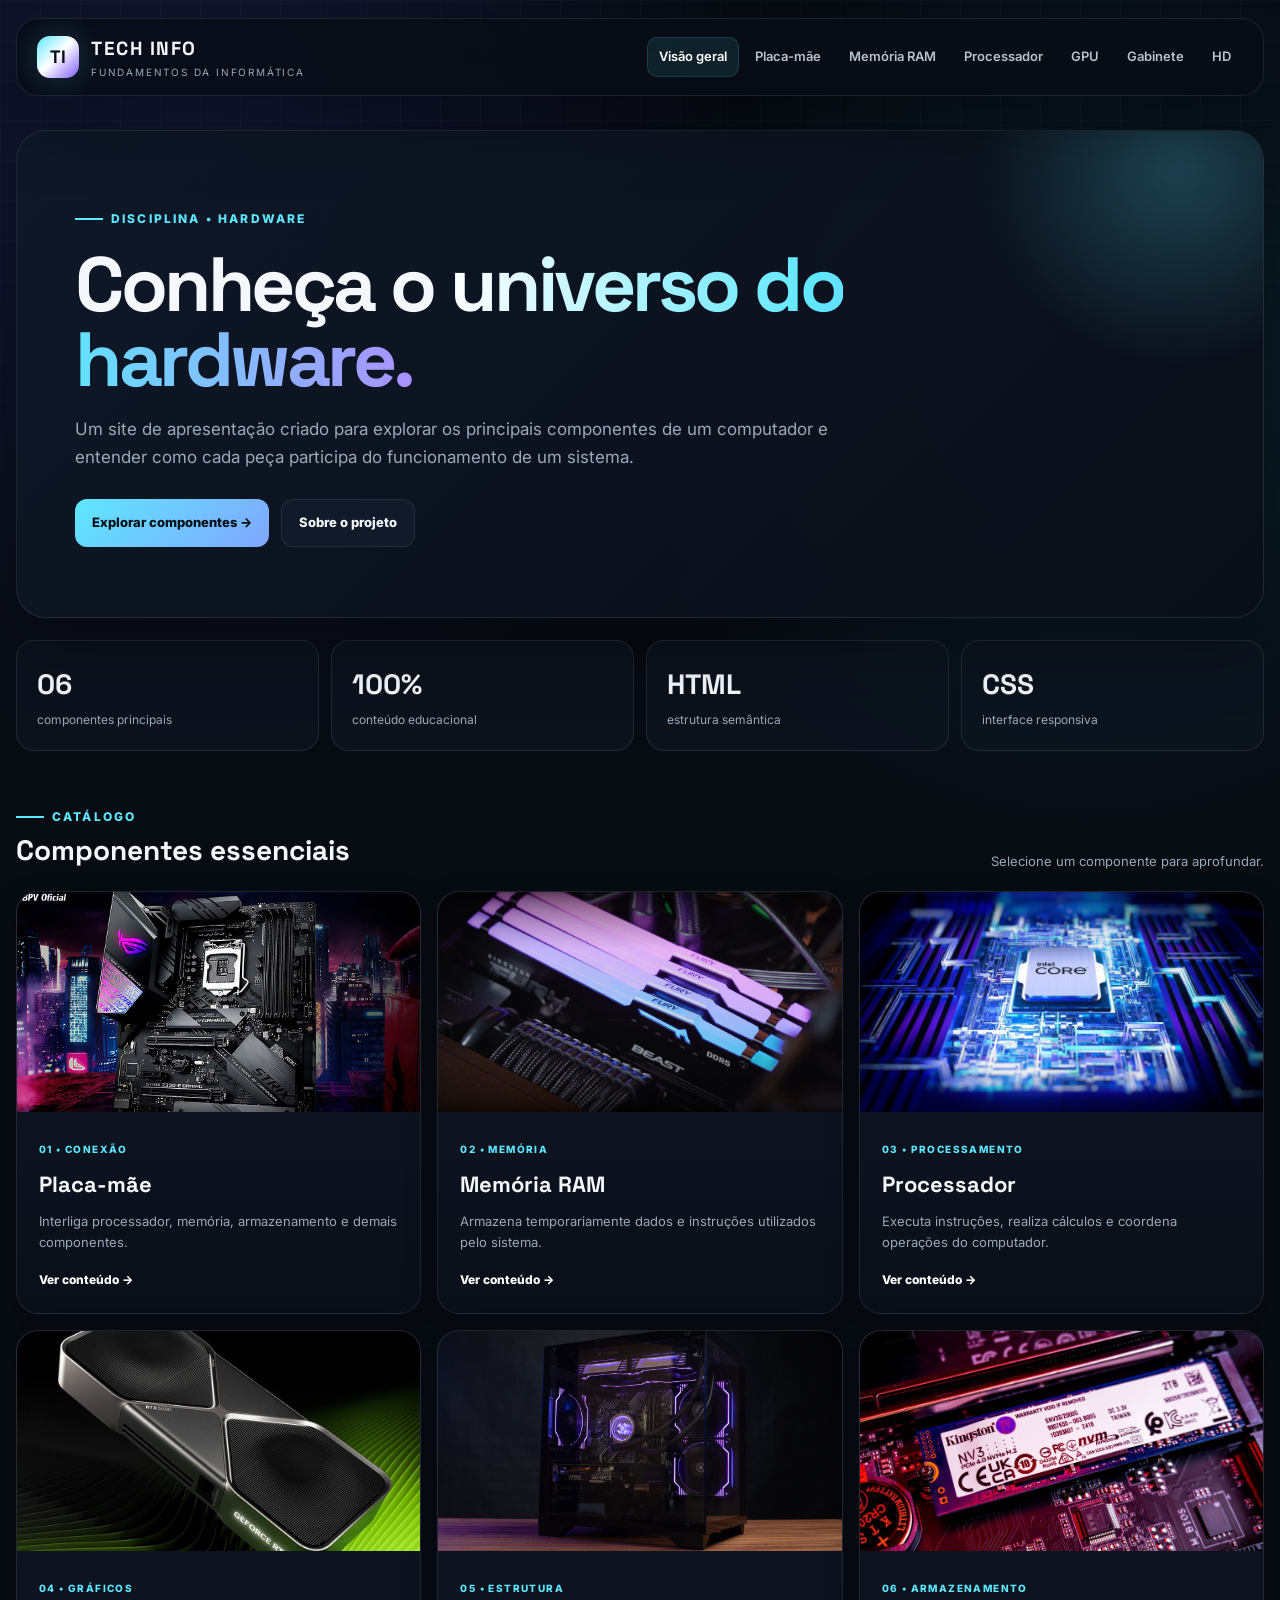
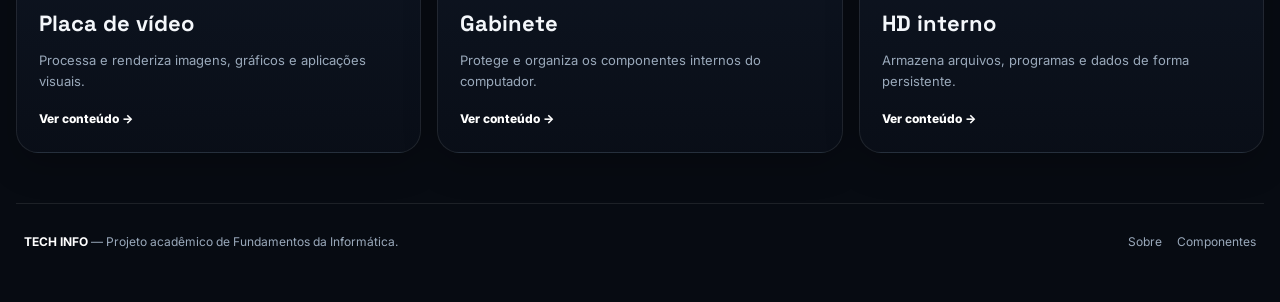
<file: index.html>
<!DOCTYPE html>
<html lang="pt-BR">

<head>
    <meta charset="UTF-8">
    <meta name="viewport" content="width=device-width,initial-scale=1.0">
    <title>TECH INFO | Fundamentos da Informática</title>
    <link rel="stylesheet" href="style.css">
</head>

<body>
    <div id="container">
        <header class="site-header"><a class="brand" href="index.html"><span
                    class="brand-mark">TI</span><span><strong>TECH INFO</strong><small>Fundamentos da
                        Informática</small></span></a>
            <nav class="nav"><a class="active" href="index.html">Visão geral</a><a href="placa_mae.html">Placa-mãe</a><a
                    href="memoria_ram.html">Memória RAM</a><a href="processador.html">Processador</a><a
                    href="placa_de_video.html">GPU</a><a href="gabinete.html">Gabinete</a><a
                    href="hd_interno.html">HD</a></nav>
        </header>
        <section class="hero"><span class="eyebrow">Disciplina • Hardware</span>
            <h1>Conheça o <span>universo do hardware.</span></h1>
            <p>Um site de apresentação criado para explorar os principais componentes de um computador e entender como
                cada peça participa do funcionamento de um sistema.</p>
            <div class="hero-actions"><a class="btn primary" href="#componentes">Explorar componentes →</a><a
                    class="btn" href="inicio.html">Sobre o projeto</a></div>
        </section>
        <div class="stats">
            <div class="stat"><b>06</b><span>componentes principais</span></div>
            <div class="stat"><b>100%</b><span>conteúdo educacional</span></div>
            <div class="stat"><b>HTML</b><span>estrutura semântica</span></div>
            <div class="stat"><b>CSS</b><span>interface responsiva</span></div>
        </div>
        <section id="componentes">
            <div class="section-head">
                <div><span class="eyebrow">Catálogo</span>
                    <h2>Componentes essenciais</h2>
                </div>
                <p>Selecione um componente para aprofundar.</p>
            </div>
            <div class="hardware-grid">
                <article class="hardware-card">
                    <div class="hardware-img"><img src="img/Placa-mae.jpg" alt="Placa-mãe"></div>
                    <div class="hardware-body"><span class="tag">01 • Conexão</span>
                        <h3>Placa-mãe</h3>
                        <p>Interliga processador, memória, armazenamento e demais componentes.</p><a class="card-link"
                            href="placa_mae.html">Ver conteúdo →</a>
                    </div>
                </article>
                <article class="hardware-card">
                    <div class="hardware-img"><img src="img/Memoria RAM.png" alt="Memória RAM"></div>
                    <div class="hardware-body"><span class="tag">02 • Memória</span>
                        <h3>Memória RAM</h3>
                        <p>Armazena temporariamente dados e instruções utilizados pelo sistema.</p><a class="card-link"
                            href="memoria_ram.html">Ver conteúdo →</a>
                    </div>
                </article>
                <article class="hardware-card">
                    <div class="hardware-img"><img src="img/Processador.jpg" alt="Processador"></div>
                    <div class="hardware-body"><span class="tag">03 • Processamento</span>
                        <h3>Processador</h3>
                        <p>Executa instruções, realiza cálculos e coordena operações do computador.</p><a
                            class="card-link" href="processador.html">Ver conteúdo →</a>
                    </div>
                </article>
                <article class="hardware-card">
                    <div class="hardware-img"><img src="img/GPU.jpg" alt="Placa de vídeo"></div>
                    <div class="hardware-body"><span class="tag">04 • Gráficos</span>
                        <h3>Placa de vídeo</h3>
                        <p>Processa e renderiza imagens, gráficos e aplicações visuais.</p><a class="card-link"
                            href="placa_de_video.html">Ver conteúdo →</a>
                    </div>
                </article>
                <article class="hardware-card">
                    <div class="hardware-img"><img src="img/gambinete.jpg" alt="Gabinete de computador"></div>
                    <div class="hardware-body"><span class="tag">05 • Estrutura</span>
                        <h3>Gabinete</h3>
                        <p>Protege e organiza os componentes internos do computador.</p><a class="card-link"
                            href="gabinete.html">Ver conteúdo →</a>
                    </div>
                </article>
                <article class="hardware-card">
                    <div class="hardware-img"><img src="img/NVME.jpg" alt="Disco rígido interno"></div>
                    <div class="hardware-body"><span class="tag">06 • Armazenamento</span>
                        <h3>HD interno</h3>
                        <p>Armazena arquivos, programas e dados de forma persistente.</p><a class="card-link"
                            href="hd_interno.html">Ver conteúdo →</a>
                    </div>
                </article>
            </div>
        </section>
        <footer class="footer">
            <div><strong>TECH INFO</strong> — Projeto acadêmico de Fundamentos da Informática.</div>
            <div class="footer-links"><a href="inicio.html">Sobre</a><a href="#componentes">Componentes</a></div>
        </footer>
    </div>
</body>

</html>
</file>
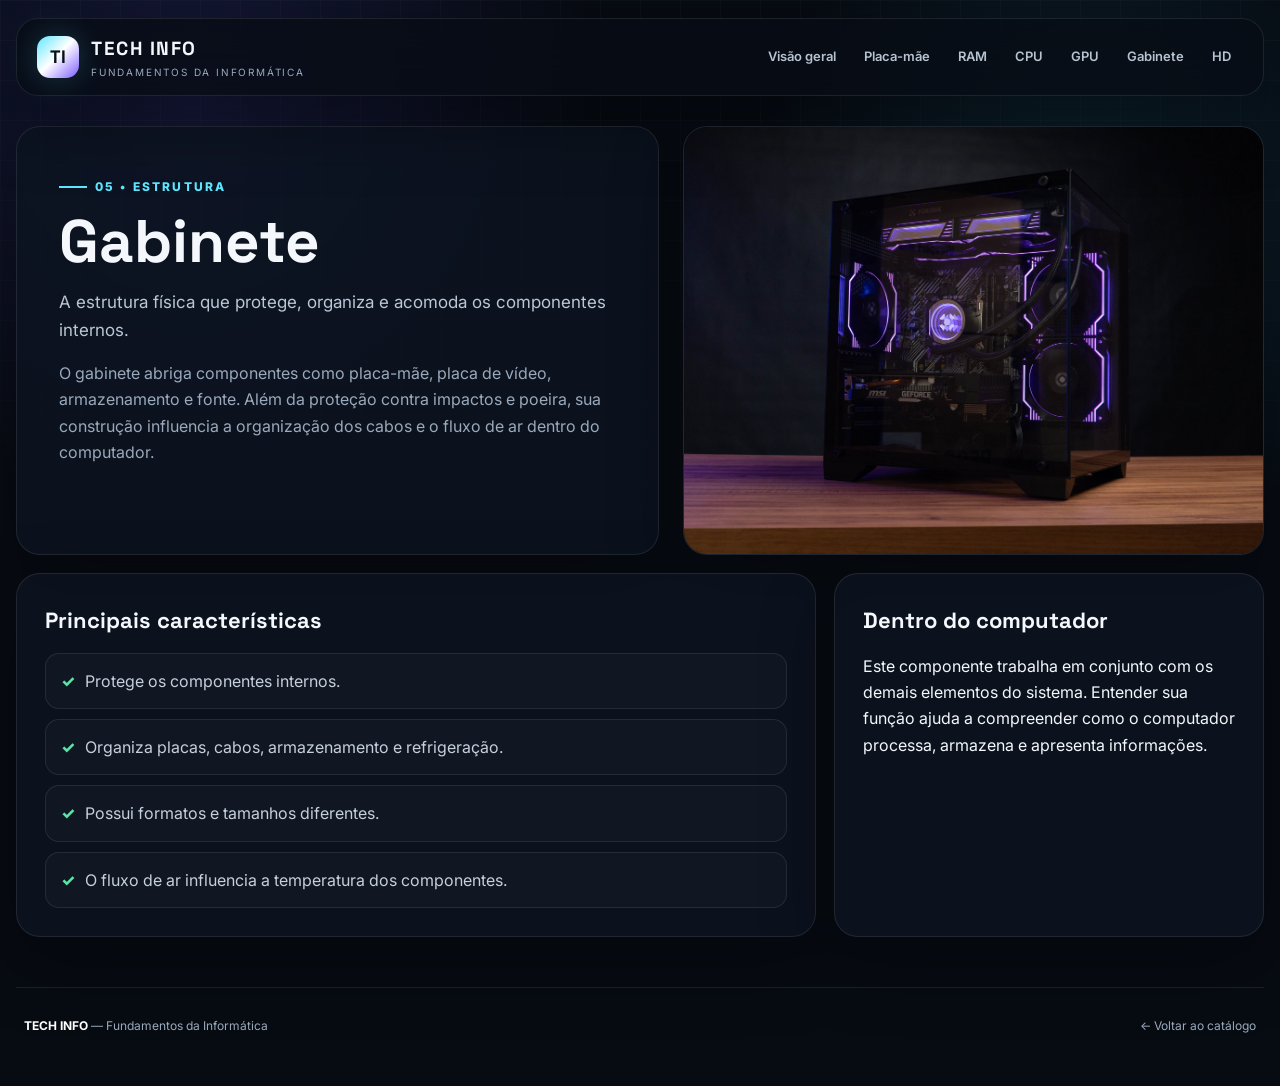
<file: gabinete.html>
<!DOCTYPE html>
<html lang="pt-BR">

<head>
    <meta charset="UTF-8">
    <meta name="viewport" content="width=device-width,initial-scale=1.0">
    <title>Gabinete | TECH INFO</title>
    <link rel="stylesheet" href="style.css">
</head>

<body>
    <div id="container">
        <header class="site-header"><a class="brand" href="index.html"><span
                    class="brand-mark">TI</span><span><strong>TECH INFO</strong><small>Fundamentos da
                        Informática</small></span></a>
            <nav class="nav"><a href="index.html">Visão geral</a><a href="placa_mae.html">Placa-mãe</a><a
                    href="memoria_ram.html">RAM</a><a href="processador.html">CPU</a><a
                    href="placa_de_video.html">GPU</a><a href="gabinete.html">Gabinete</a><a
                    href="hd_interno.html">HD</a></nav>
        </header>
        <main class="content-page">
            <div class="content-hero">
                <section class="content-copy"><span class="eyebrow">05 • ESTRUTURA</span>
                    <h1>Gabinete</h1>
                    <p class="lead">A estrutura física que protege, organiza e acomoda os componentes internos.</p>
                    <p>O gabinete abriga componentes como placa-mãe, placa de vídeo, armazenamento e fonte. Além da
                        proteção contra impactos e poeira, sua construção influencia a organização dos cabos e o fluxo
                        de ar dentro do computador.</p>
                </section>
                <div class="visual-card"><img src="img/gambinete.jpg" alt="Gabinete"></div>
            </div>
            <div class="content-layout">
                <section class="info-card">
                    <h2>Principais características</h2>
                    <ul class="feature-list">
                        <li>Protege os componentes internos.</li>
                        <li>Organiza placas, cabos, armazenamento e refrigeração.</li>
                        <li>Possui formatos e tamanhos diferentes.</li>
                        <li>O fluxo de ar influencia a temperatura dos componentes.</li>
                    </ul>
                </section>
                <aside class="info-card">
                    <h2>Dentro do computador</h2>
                    <p>Este componente trabalha em conjunto com os demais elementos do sistema. Entender sua função
                        ajuda a compreender como o computador processa, armazena e apresenta informações.</p>
                </aside>
            </div>
        </main>
        <footer class="footer">
            <div><strong>TECH INFO</strong> — Fundamentos da Informática</div>
            <div><a href="index.html">← Voltar ao catálogo</a></div>
        </footer>
    </div>
</body>

</html>
</file>
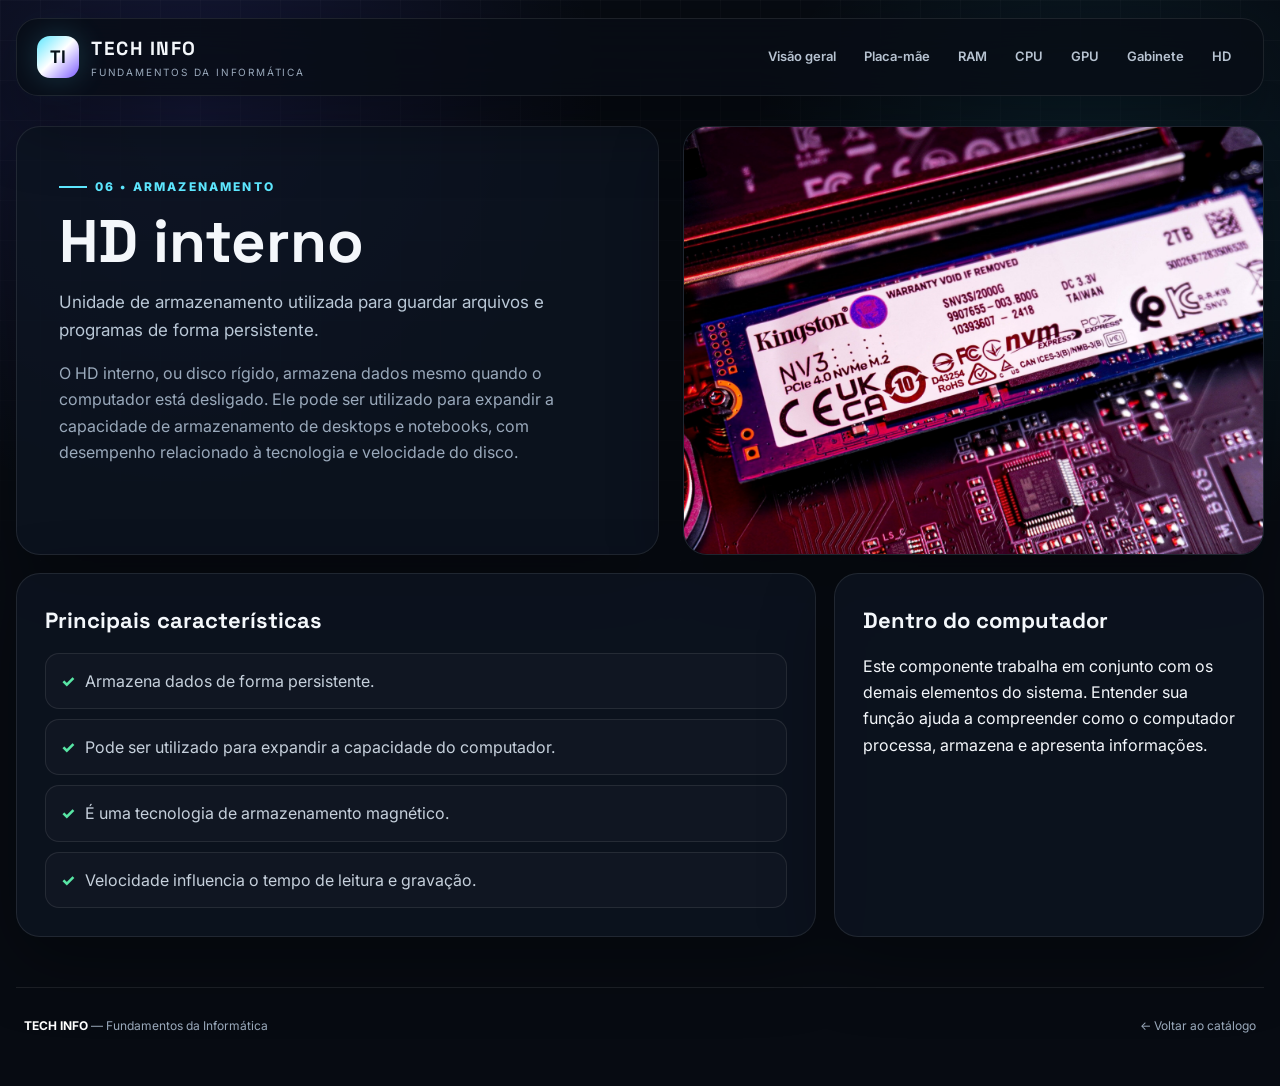
<file: hd_interno.html>
<!DOCTYPE html>
<html lang="pt-BR">

<head>
    <meta charset="UTF-8">
    <meta name="viewport" content="width=device-width,initial-scale=1.0">
    <title>HD interno | TECH INFO</title>
    <link rel="stylesheet" href="style.css">
</head>

<body>
    <div id="container">
        <header class="site-header"><a class="brand" href="index.html"><span
                    class="brand-mark">TI</span><span><strong>TECH INFO</strong><small>Fundamentos da
                        Informática</small></span></a>
            <nav class="nav"><a href="index.html">Visão geral</a><a href="placa_mae.html">Placa-mãe</a><a
                    href="memoria_ram.html">RAM</a><a href="processador.html">CPU</a><a
                    href="placa_de_video.html">GPU</a><a href="gabinete.html">Gabinete</a><a
                    href="hd_interno.html">HD</a></nav>
        </header>
        <main class="content-page">
            <div class="content-hero">
                <section class="content-copy"><span class="eyebrow">06 • ARMAZENAMENTO</span>
                    <h1>HD interno</h1>
                    <p class="lead">Unidade de armazenamento utilizada para guardar arquivos e programas de forma
                        persistente.</p>
                    <p>O HD interno, ou disco rígido, armazena dados mesmo quando o computador está desligado. Ele pode
                        ser utilizado para expandir a capacidade de armazenamento de desktops e notebooks, com
                        desempenho relacionado à tecnologia e velocidade do disco.</p>
                </section>
                <div class="visual-card"><img src="img/NVME.jpg" alt="HD interno"></div>
            </div>
            <div class="content-layout">
                <section class="info-card">
                    <h2>Principais características</h2>
                    <ul class="feature-list">
                        <li>Armazena dados de forma persistente.</li>
                        <li>Pode ser utilizado para expandir a capacidade do computador.</li>
                        <li>É uma tecnologia de armazenamento magnético.</li>
                        <li>Velocidade influencia o tempo de leitura e gravação.</li>
                    </ul>
                </section>
                <aside class="info-card">
                    <h2>Dentro do computador</h2>
                    <p>Este componente trabalha em conjunto com os demais elementos do sistema. Entender sua função
                        ajuda a compreender como o computador processa, armazena e apresenta informações.</p>
                </aside>
            </div>
        </main>
        <footer class="footer">
            <div><strong>TECH INFO</strong> — Fundamentos da Informática</div>
            <div><a href="index.html">← Voltar ao catálogo</a></div>
        </footer>
    </div>
</body>

</html>
</file>
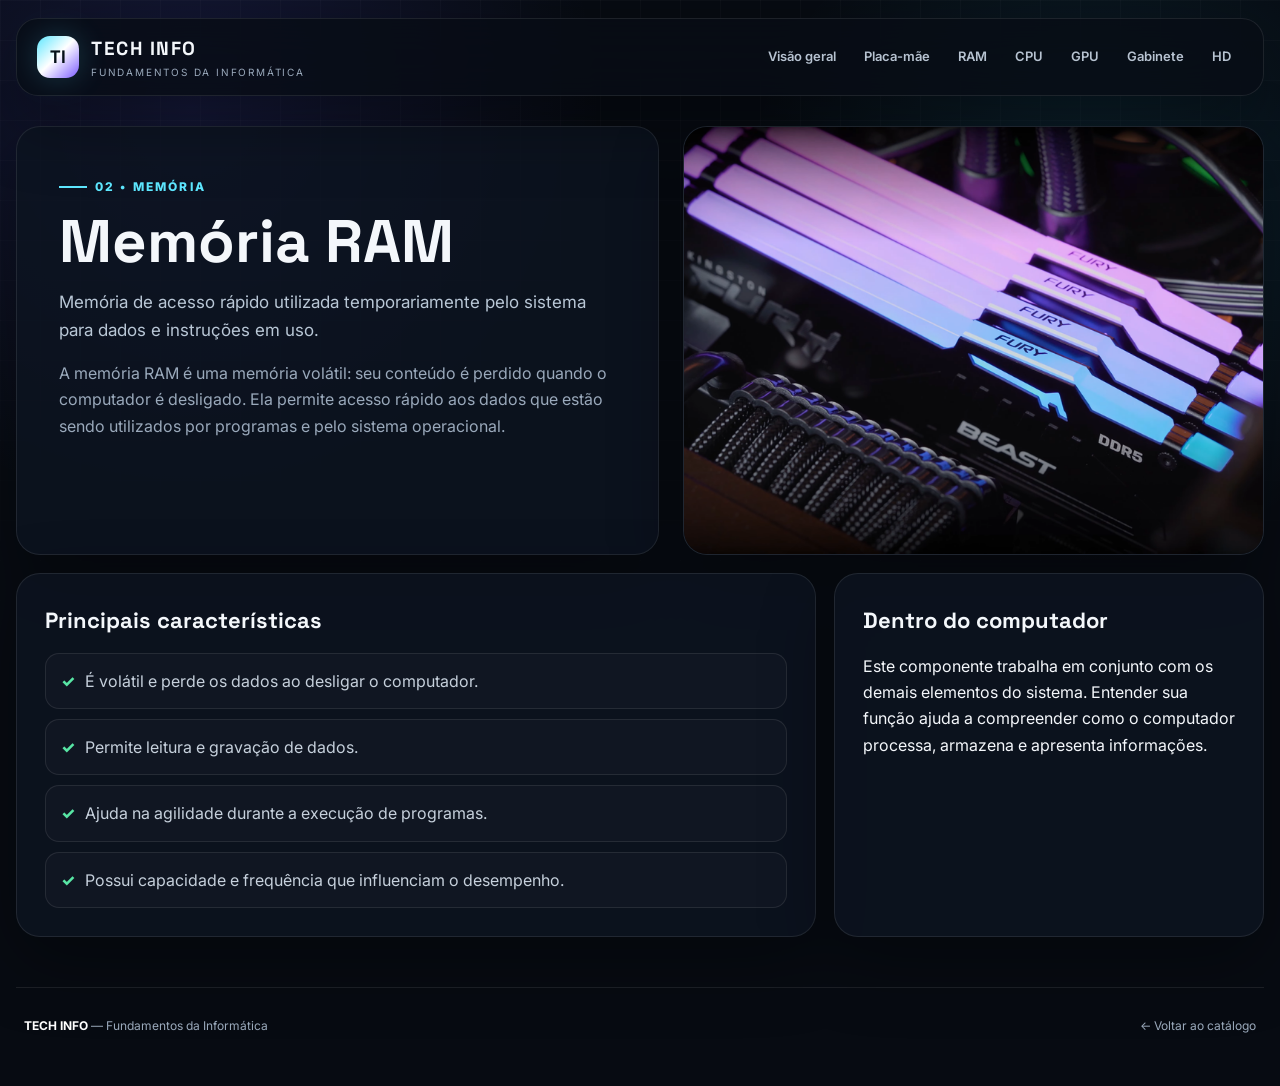
<file: memoria_ram.html>
<!DOCTYPE html>
<html lang="pt-BR">

<head>
    <meta charset="UTF-8">
    <meta name="viewport" content="width=device-width,initial-scale=1.0">
    <title>Memória RAM | TECH INFO</title>
    <link rel="stylesheet" href="style.css">
</head>

<body>
    <div id="container">
        <header class="site-header"><a class="brand" href="index.html"><span
                    class="brand-mark">TI</span><span><strong>TECH INFO</strong><small>Fundamentos da
                        Informática</small></span></a>
            <nav class="nav"><a href="index.html">Visão geral</a><a href="placa_mae.html">Placa-mãe</a><a
                    href="memoria_ram.html">RAM</a><a href="processador.html">CPU</a><a
                    href="placa_de_video.html">GPU</a><a href="gabinete.html">Gabinete</a><a
                    href="hd_interno.html">HD</a></nav>
        </header>
        <main class="content-page">
            <div class="content-hero">
                <section class="content-copy"><span class="eyebrow">02 • MEMÓRIA</span>
                    <h1>Memória RAM</h1>
                    <p class="lead">Memória de acesso rápido utilizada temporariamente pelo sistema para dados e
                        instruções em uso.</p>
                    <p>A memória RAM é uma memória volátil: seu conteúdo é perdido quando o computador é desligado. Ela
                        permite acesso rápido aos dados que estão sendo utilizados por programas e pelo sistema
                        operacional.</p>
                </section>
                <div class="visual-card"><img src="img/Memoria RAM.png" alt="Memória RAM"></div>
            </div>
            <div class="content-layout">
                <section class="info-card">
                    <h2>Principais características</h2>
                    <ul class="feature-list">
                        <li>É volátil e perde os dados ao desligar o computador.</li>
                        <li>Permite leitura e gravação de dados.</li>
                        <li>Ajuda na agilidade durante a execução de programas.</li>
                        <li>Possui capacidade e frequência que influenciam o desempenho.</li>
                    </ul>
                </section>
                <aside class="info-card">
                    <h2>Dentro do computador</h2>
                    <p>Este componente trabalha em conjunto com os demais elementos do sistema. Entender sua função
                        ajuda a compreender como o computador processa, armazena e apresenta informações.</p>
                </aside>
            </div>
        </main>
        <footer class="footer">
            <div><strong>TECH INFO</strong> — Fundamentos da Informática</div>
            <div><a href="index.html">← Voltar ao catálogo</a></div>
        </footer>
    </div>
</body>

</html>
</file>
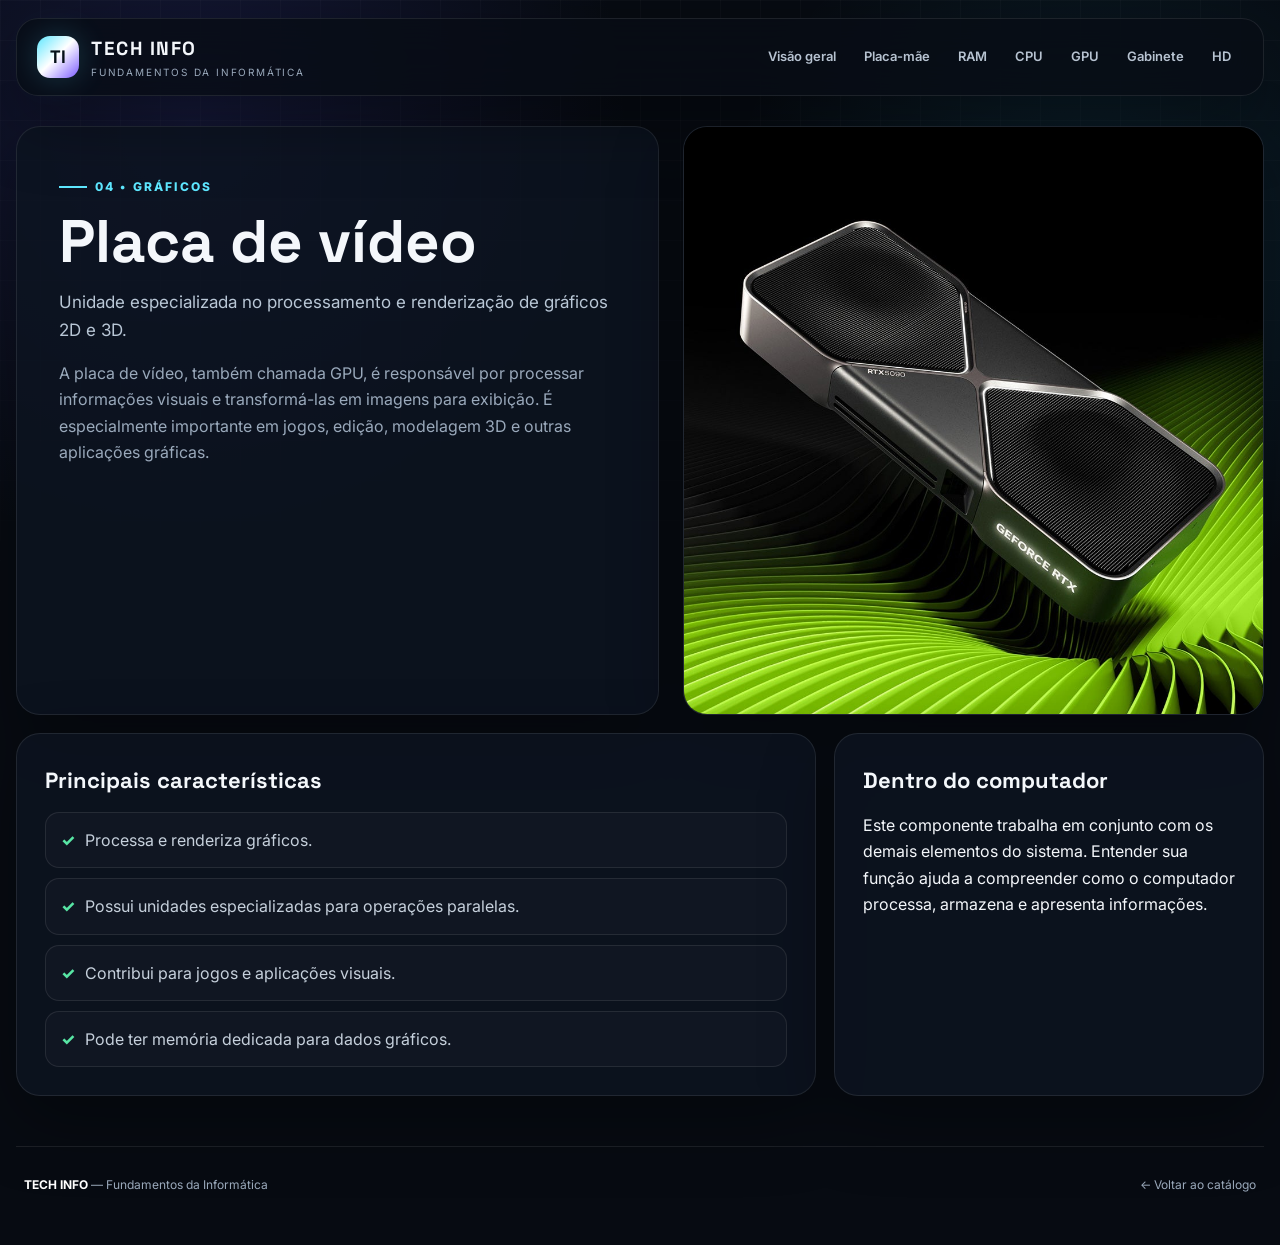
<file: placa_de_video.html>
<!DOCTYPE html>
<html lang="pt-BR">

<head>
    <meta charset="UTF-8">
    <meta name="viewport" content="width=device-width,initial-scale=1.0">
    <title>Placa de vídeo | TECH INFO</title>
    <link rel="stylesheet" href="style.css">
</head>

<body>
    <div id="container">
        <header class="site-header"><a class="brand" href="index.html"><span
                    class="brand-mark">TI</span><span><strong>TECH INFO</strong><small>Fundamentos da
                        Informática</small></span></a>
            <nav class="nav"><a href="index.html">Visão geral</a><a href="placa_mae.html">Placa-mãe</a><a
                    href="memoria_ram.html">RAM</a><a href="processador.html">CPU</a><a
                    href="placa_de_video.html">GPU</a><a href="gabinete.html">Gabinete</a><a
                    href="hd_interno.html">HD</a></nav>
        </header>
        <main class="content-page">
            <div class="content-hero">
                <section class="content-copy"><span class="eyebrow">04 • GRÁFICOS</span>
                    <h1>Placa de vídeo</h1>
                    <p class="lead">Unidade especializada no processamento e renderização de gráficos 2D e 3D.</p>
                    <p>A placa de vídeo, também chamada GPU, é responsável por processar informações visuais e
                        transformá-las em imagens para exibição. É especialmente importante em jogos, edição, modelagem
                        3D e outras aplicações gráficas.</p>
                </section>
                <div class="visual-card"><img src="img/GPU.jpg" alt="Placa de vídeo"></div>
            </div>
            <div class="content-layout">
                <section class="info-card">
                    <h2>Principais características</h2>
                    <ul class="feature-list">
                        <li>Processa e renderiza gráficos.</li>
                        <li>Possui unidades especializadas para operações paralelas.</li>
                        <li>Contribui para jogos e aplicações visuais.</li>
                        <li>Pode ter memória dedicada para dados gráficos.</li>
                    </ul>
                </section>
                <aside class="info-card">
                    <h2>Dentro do computador</h2>
                    <p>Este componente trabalha em conjunto com os demais elementos do sistema. Entender sua função
                        ajuda a compreender como o computador processa, armazena e apresenta informações.</p>
                </aside>
            </div>
        </main>
        <footer class="footer">
            <div><strong>TECH INFO</strong> — Fundamentos da Informática</div>
            <div><a href="index.html">← Voltar ao catálogo</a></div>
        </footer>
    </div>
</body>

</html>
</file>
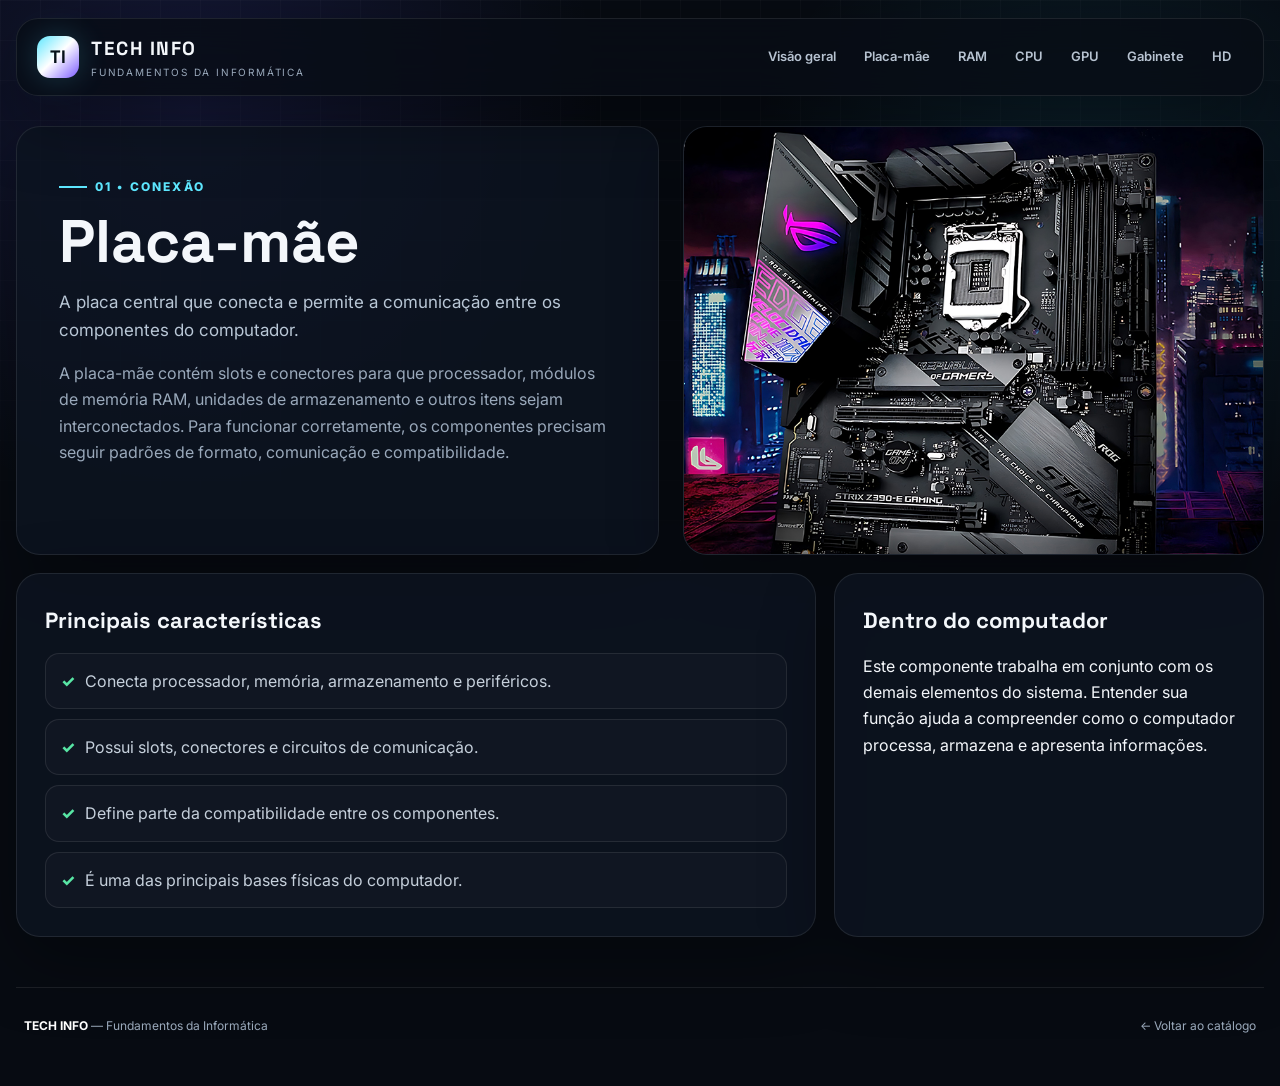
<file: placa_mae.html>
<!DOCTYPE html>
<html lang="pt-BR">

<head>
    <meta charset="UTF-8">
    <meta name="viewport" content="width=device-width,initial-scale=1.0">
    <title>Placa-mãe | TECH INFO</title>
    <link rel="stylesheet" href="style.css">
</head>

<body>
    <div id="container">
        <header class="site-header"><a class="brand" href="index.html"><span
                    class="brand-mark">TI</span><span><strong>TECH INFO</strong><small>Fundamentos da
                        Informática</small></span></a>
            <nav class="nav"><a href="index.html">Visão geral</a><a href="placa_mae.html">Placa-mãe</a><a
                    href="memoria_ram.html">RAM</a><a href="processador.html">CPU</a><a
                    href="placa_de_video.html">GPU</a><a href="gabinete.html">Gabinete</a><a
                    href="hd_interno.html">HD</a></nav>
        </header>
        <main class="content-page">
            <div class="content-hero">
                <section class="content-copy"><span class="eyebrow">01 • CONEXÃO</span>
                    <h1>Placa-mãe</h1>
                    <p class="lead">A placa central que conecta e permite a comunicação entre os componentes do
                        computador.</p>
                    <p>A placa-mãe contém slots e conectores para que processador, módulos de memória RAM, unidades de
                        armazenamento e outros itens sejam interconectados. Para funcionar corretamente, os componentes
                        precisam seguir padrões de formato, comunicação e compatibilidade.</p>
                </section>
                <div class="visual-card"><img src="img/Placa-mae.jpg" alt="Placa-mãe"></div>
            </div>
            <div class="content-layout">
                <section class="info-card">
                    <h2>Principais características</h2>
                    <ul class="feature-list">
                        <li>Conecta processador, memória, armazenamento e periféricos.</li>
                        <li>Possui slots, conectores e circuitos de comunicação.</li>
                        <li>Define parte da compatibilidade entre os componentes.</li>
                        <li>É uma das principais bases físicas do computador.</li>
                    </ul>
                </section>
                <aside class="info-card">
                    <h2>Dentro do computador</h2>
                    <p>Este componente trabalha em conjunto com os demais elementos do sistema. Entender sua função
                        ajuda a compreender como o computador processa, armazena e apresenta informações.</p>
                </aside>
            </div>
        </main>
        <footer class="footer">
            <div><strong>TECH INFO</strong> — Fundamentos da Informática</div>
            <div><a href="index.html">← Voltar ao catálogo</a></div>
        </footer>
    </div>
</body>

</html>
</file>
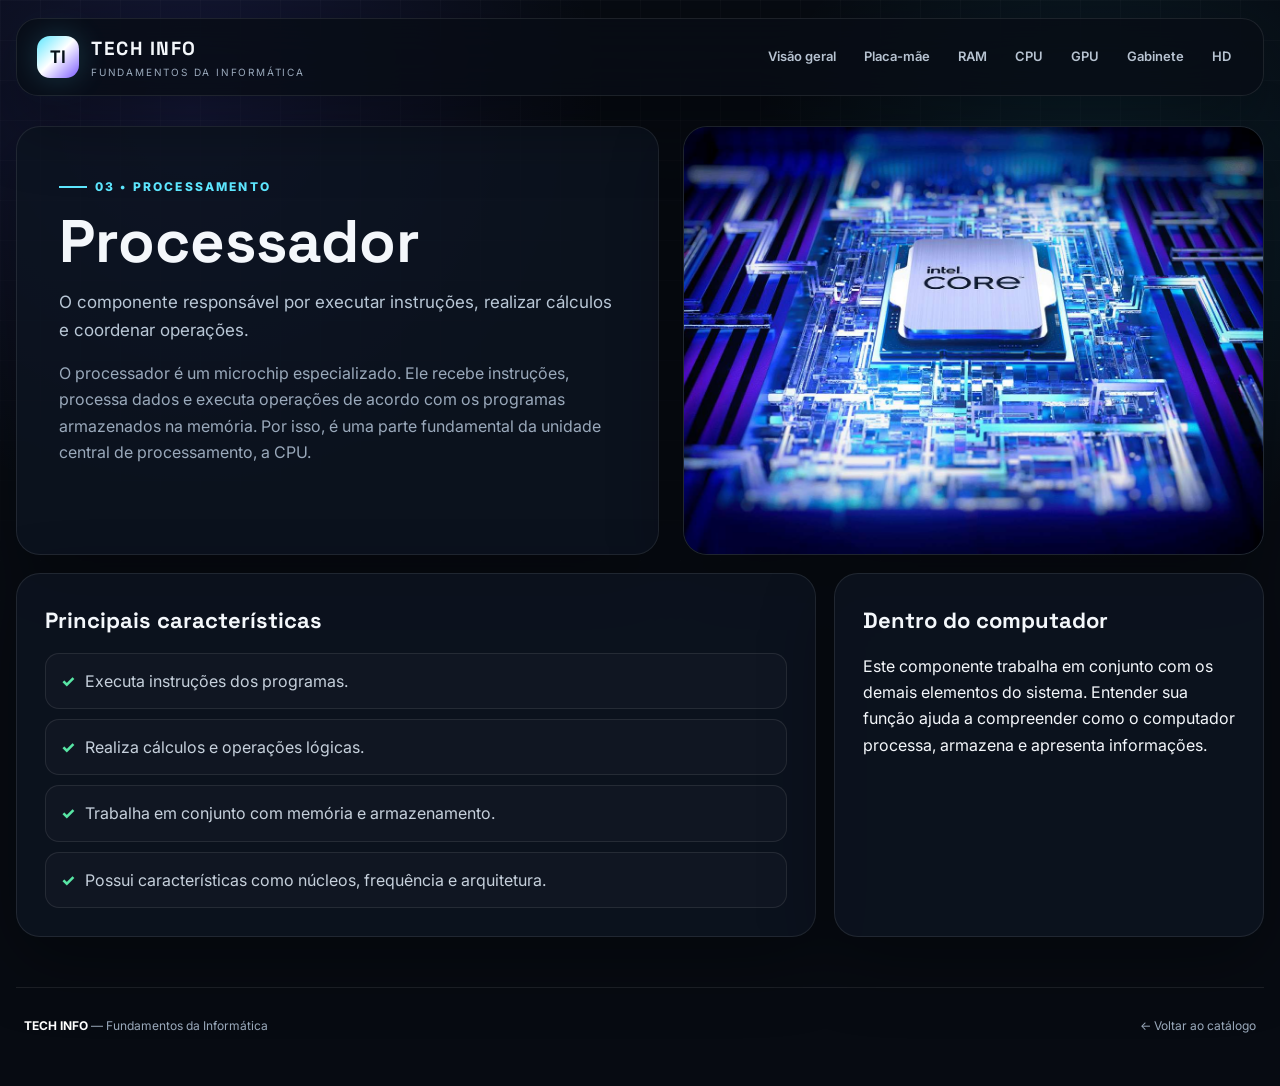
<file: processador.html>
<!DOCTYPE html>
<html lang="pt-BR">

<head>
    <meta charset="UTF-8">
    <meta name="viewport" content="width=device-width,initial-scale=1.0">
    <title>Processador | TECH INFO</title>
    <link rel="stylesheet" href="style.css">
</head>

<body>
    <div id="container">
        <header class="site-header"><a class="brand" href="index.html"><span
                    class="brand-mark">TI</span><span><strong>TECH INFO</strong><small>Fundamentos da
                        Informática</small></span></a>
            <nav class="nav"><a href="index.html">Visão geral</a><a href="placa_mae.html">Placa-mãe</a><a
                    href="memoria_ram.html">RAM</a><a href="processador.html">CPU</a><a
                    href="placa_de_video.html">GPU</a><a href="gabinete.html">Gabinete</a><a
                    href="hd_interno.html">HD</a></nav>
        </header>
        <main class="content-page">
            <div class="content-hero">
                <section class="content-copy"><span class="eyebrow">03 • PROCESSAMENTO</span>
                    <h1>Processador</h1>
                    <p class="lead">O componente responsável por executar instruções, realizar cálculos e coordenar
                        operações.</p>
                    <p>O processador é um microchip especializado. Ele recebe instruções, processa dados e executa
                        operações de acordo com os programas armazenados na memória. Por isso, é uma parte fundamental
                        da unidade central de processamento, a CPU.</p>
                </section>
                <div class="visual-card"><img src="img/Processador.jpg" alt="Processador"></div>
            </div>
            <div class="content-layout">
                <section class="info-card">
                    <h2>Principais características</h2>
                    <ul class="feature-list">
                        <li>Executa instruções dos programas.</li>
                        <li>Realiza cálculos e operações lógicas.</li>
                        <li>Trabalha em conjunto com memória e armazenamento.</li>
                        <li>Possui características como núcleos, frequência e arquitetura.</li>
                    </ul>
                </section>
                <aside class="info-card">
                    <h2>Dentro do computador</h2>
                    <p>Este componente trabalha em conjunto com os demais elementos do sistema. Entender sua função
                        ajuda a compreender como o computador processa, armazena e apresenta informações.</p>
                </aside>
            </div>
        </main>
        <footer class="footer">
            <div><strong>TECH INFO</strong> — Fundamentos da Informática</div>
            <div><a href="index.html">← Voltar ao catálogo</a></div>
        </footer>
    </div>
</body>

</html>
</file>
<file: style.css>
@import url('https://fonts.googleapis.com/css2?family=Inter:wght@400;500;600;700;800&family=Space+Grotesk:wght@500;600;700&display=swap');

:root{--bg:#070b12;--panel:#0d1420;--panel2:#111b29;--line:rgba(255,255,255,.09);--text:#f4f7fb;--muted:#9aa9bb;--accent:#5ee7ff;--accent2:#7c5cff;--green:#58e6a5;--shadow:0 24px 70px rgba(0,0,0,.35)}
*{box-sizing:border-box;margin:0;padding:0}
html{scroll-behavior:smooth}
body{font-family:Inter,Arial,sans-serif;color:var(--text);background:radial-gradient(circle at 15% 10%,rgba(92,92,255,.16),transparent 28%),radial-gradient(circle at 85% 20%,rgba(46,207,255,.12),transparent 25%),var(--bg);line-height:1.65}
body:before{content:"";position:fixed;inset:0;pointer-events:none;background-image:linear-gradient(rgba(255,255,255,.025) 1px,transparent 1px),linear-gradient(90deg,rgba(255,255,255,.025) 1px,transparent 1px);background-size:40px 40px;mask-image:linear-gradient(to bottom,black,transparent 80%)}
a{color:inherit;text-decoration:none}
#container{width:min(1400px,calc(100% - 32px));margin:18px auto 40px;position:relative;z-index:1}
.site-header{position:sticky;top:14px;z-index:20;display:flex;align-items:center;justify-content:space-between;gap:22px;padding:14px 20px;border:1px solid var(--line);background:rgba(8,13,21,.82);backdrop-filter:blur(20px);border-radius:22px;box-shadow:var(--shadow)}
.brand{display:flex;align-items:center;gap:12px;min-width:max-content}.brand-mark{width:42px;height:42px;border-radius:13px;display:grid;place-items:center;font-family:'Space Grotesk';font-weight:800;font-size:18px;color:#061018;background:linear-gradient(135deg,var(--accent),#fff 48%,var(--accent2));box-shadow:0 0 30px rgba(94,231,255,.2)}.brand strong{font-family:'Space Grotesk';font-size:19px;letter-spacing:.08em}.brand small{display:block;color:var(--muted);font-size:10px;letter-spacing:.18em;text-transform:uppercase}
.nav{display:flex;flex-wrap:wrap;justify-content:flex-end;gap:4px}.nav a{padding:9px 12px;border-radius:10px;color:#b7c3d1;font-size:13px;font-weight:600;transition:.25s}.nav a:hover,.nav a.active{color:#fff;background:rgba(94,231,255,.1);box-shadow:inset 0 0 0 1px rgba(94,231,255,.14)}
.hero{margin:34px 0 22px;padding:70px 58px;border:1px solid var(--line);border-radius:30px;overflow:hidden;position:relative;background:linear-gradient(135deg,rgba(15,25,40,.97),rgba(10,14,23,.94));box-shadow:var(--shadow)}
.hero:after{content:"";position:absolute;width:430px;height:430px;border-radius:50%;right:-130px;top:-180px;background:radial-gradient(circle,rgba(94,231,255,.23),transparent 66%);filter:blur(8px)}
.eyebrow{display:inline-flex;gap:8px;align-items:center;color:var(--accent);font-size:12px;font-weight:800;letter-spacing:.18em;text-transform:uppercase}.eyebrow:before{content:"";width:28px;height:2px;background:var(--accent)}
.hero h1{max-width:850px;font-family:'Space Grotesk';font-size:clamp(40px,6vw,78px);line-height:.98;letter-spacing:-.045em;margin:18px 0}.hero h1 span{background:linear-gradient(90deg,#fff,var(--accent),#a991ff);-webkit-background-clip:text;color:transparent}.hero p{max-width:760px;color:var(--muted);font-size:17px}.hero-actions{display:flex;gap:12px;flex-wrap:wrap;margin-top:28px}.btn{display:inline-flex;align-items:center;gap:8px;padding:12px 17px;border-radius:12px;font-size:13px;font-weight:800;border:1px solid var(--line);background:#111a28;transition:.25s}.btn.primary{background:linear-gradient(135deg,var(--accent),#82a6ff);color:#061018;border:0}.btn:hover{transform:translateY(-2px)}
.stats{display:grid;grid-template-columns:repeat(4,1fr);gap:12px;margin:20px 0 36px}.stat{padding:20px;border:1px solid var(--line);border-radius:18px;background:rgba(13,20,32,.8)}.stat b{font-family:'Space Grotesk';font-size:28px}.stat span{display:block;color:var(--muted);font-size:12px;margin-top:3px}
.section-head{display:flex;align-items:end;justify-content:space-between;gap:20px;margin:48px 0 18px}.section-head h2{font-family:'Space Grotesk';font-size:28px}.section-head p{color:var(--muted);font-size:13px}
.hardware-grid{display:grid;grid-template-columns:repeat(3,1fr);gap:16px}.hardware-card{border:1px solid var(--line);border-radius:22px;overflow:hidden;background:linear-gradient(180deg,rgba(18,28,43,.94),rgba(10,15,24,.94));transition:.3s;box-shadow:0 14px 35px rgba(0,0,0,.2)}.hardware-card:hover{transform:translateY(-7px);border-color:rgba(94,231,255,.3);box-shadow:0 22px 55px rgba(0,0,0,.34)}.hardware-img{height:220px;overflow:hidden;background:#0b111b}.hardware-img img{width:100%;height:100%;object-fit:cover;display:block;transition:.5s}.hardware-card:hover .hardware-img img{transform:scale(1.05)}.hardware-body{padding:22px}.tag{display:inline-block;color:var(--accent);font-size:10px;font-weight:800;text-transform:uppercase;letter-spacing:.14em;margin-bottom:9px}.hardware-body h3{font-family:'Space Grotesk';font-size:22px;margin-bottom:8px}.hardware-body p{color:var(--muted);font-size:13px}.card-link{display:inline-flex;margin-top:16px;color:#fff;font-size:12px;font-weight:800}
.content-page{margin-top:30px}.content-hero{display:grid;grid-template-columns:1.05fr .95fr;gap:24px;align-items:stretch}.content-copy,.visual-card,.info-card,.media-card{border:1px solid var(--line);background:rgba(13,20,32,.82);border-radius:24px;box-shadow:var(--shadow)}.content-copy{padding:42px}.content-copy h1{font-family:'Space Grotesk';font-size:clamp(36px,5vw,60px);line-height:1.02;margin:14px 0}.content-copy .lead{color:#b9c7d6;font-size:17px}.content-copy p{color:var(--muted);margin:16px 0}.visual-card{overflow:hidden;min-height:420px}.visual-card img{width:100%;height:100%;min-height:420px;object-fit:cover}.content-layout{display:grid;grid-template-columns:1.3fr .7fr;gap:18px;margin-top:18px}.info-card{padding:28px}.info-card h2,.media-card h2{font-family:'Space Grotesk';font-size:22px;margin-bottom:14px}.feature-list{list-style:none;display:grid;gap:10px}.feature-list li{padding:14px 15px;border:1px solid var(--line);border-radius:14px;background:rgba(255,255,255,.025);color:#c6d0dc}.feature-list li:before{content:"✓";color:var(--green);font-weight:800;margin-right:10px}.media-card{padding:20px;margin-top:18px}.media-card iframe{width:100%;aspect-ratio:16/9;border:0;border-radius:15px;display:block}.gallery{display:grid;grid-template-columns:repeat(2,1fr);gap:14px;margin-top:18px}.gallery img{width:100%;height:320px;object-fit:cover;border-radius:18px;border:1px solid var(--line)}
.footer{margin-top:50px;padding:28px 8px 10px;border-top:1px solid var(--line);display:flex;justify-content:space-between;gap:20px;color:var(--muted);font-size:12px}.footer strong{color:#fff}.footer-links{display:flex;gap:15px;flex-wrap:wrap}.footer a:hover{color:var(--accent)}
@media(max-width:1050px){.hardware-grid{grid-template-columns:repeat(2,1fr)}.content-hero,.content-layout{grid-template-columns:1fr}.stats{grid-template-columns:repeat(2,1fr)}}
@media(max-width:760px){#container{width:min(100% - 18px,1400px)}.site-header{position:relative;top:0;align-items:flex-start;flex-direction:column}.nav{justify-content:flex-start}.nav a{font-size:12px}.hero{padding:42px 25px;border-radius:24px}.hero h1{font-size:43px}.hero p{font-size:15px}.hardware-grid,.gallery,.stats{grid-template-columns:1fr}.hardware-img{height:230px}.content-copy{padding:28px 22px}.visual-card img,.visual-card{min-height:300px}.gallery img{height:250px}.footer{flex-direction:column}}
</file>
